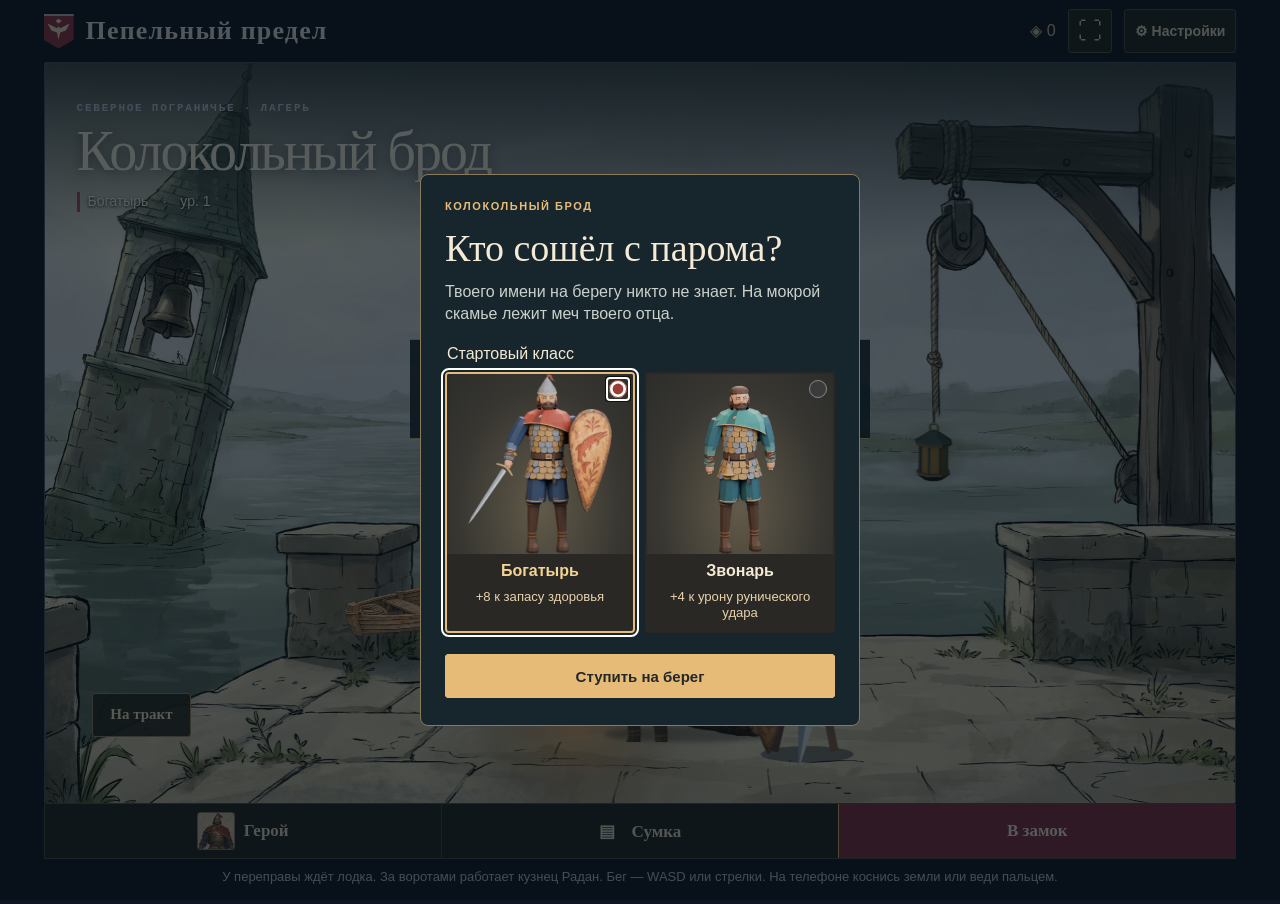
<file: index.html>
<!doctype html><html lang="ru"><head><meta charset="utf-8"><meta name="viewport" content="width=device-width,initial-scale=1,viewport-fit=cover"><meta name="theme-color" content="#101c22"><title>Пепельный предел · Переправа</title><link rel="icon" type="image/webp" href="knight-portrait.webp"><link rel="stylesheet" href="arena.css">
<script>if(location.hash.includes("tgWebApp")){const s=document.createElement("script");s.src="https://telegram.org/js/telegram-web-app.js?65";s.onload=()=>{Telegram.WebApp.ready();Telegram.WebApp.expand();if(Telegram.WebApp.isVersionAtLeast("7.7"))Telegram.WebApp.disableVerticalSwipes();window.dispatchEvent(new Event("telegram-ready"))};document.head.append(s)}</script></head>
<body><main><header><div class="sigil">♜</div><strong>Пепельный предел</strong><span id="gold"></span><button id="wide" title="На весь экран" aria-label="На весь экран">⛶</button><button id="settings" aria-haspopup="dialog" aria-controls="layoutDialog">⚙ Настройки</button></header><section id="field"><canvas aria-label="Игровая сцена" id="view"></canvas><div class="hud"><small id="area"></small><h1 id="title"></h1><span id="vitals"></span></div><div id="objective" hidden><img id="goalIcon" alt=""><div><strong id="goalName"></strong><span id="goalCount"></span><progress id="goalBar" aria-label="Выполнение задания"></progress></div></div><button id="portrait" aria-label="Осмотреть героя"></button><button id="groundUse" hidden>Действие</button><button id="roadEntry" hidden>На тракт</button><button id="keep">Замок</button><button id="smith" hidden>Кузнец</button><button id="stairs" hidden>Казематы</button><button id="returnCamp" hidden>К лодке</button><canvas id="locationCard" role="status" aria-label="Название локации" hidden></canvas><button id="portal">Портал ↗</button><button id="pause" hidden aria-label="Приостановить бой">Ⅱ</button><div id="belt" hidden><button id="battleBag" aria-label="Открыть походную сумку">▤<span>Сумка</span></button><div id="flasks"><button id="healFlask" aria-label="Выпить фласку здоровья"><i></i><span></span></button><button id="manaFlask" aria-label="Выпить фласку маны"><i></i><span></span></button></div></div><button id="dash" aria-label="Рывок (пробел)" hidden>➤ Рывок</button><div id="stick" hidden aria-label="Джойстик движения"><i></i></div><div id="flash" role="status"></div></section><footer><button id="character"><img class="knight-icon" src="bogatyr.webp" alt="">Герой</button><button id="inventory">▤　Сумка</button><button id="venture">⚔　В поход</button></footer><p id="hint"></p><p id="saveError" role="status"></p></main><dialog id="sheet"><button id="close" aria-label="Закрыть">×</button><div id="inside"></div></dialog><dialog id="layoutDialog" aria-labelledby="layoutTitle"><form method="dialog"><small>Управление и звук</small><h2 id="layoutTitle">Где удобнее джойстик?</h2><p>Выбери положение для большого пальца. Раскладку можно поменять кнопкой «Настройки».</p><fieldset><legend>Положение джойстика</legend><label class="layoutChoice"><input type="radio" name="layout" value="left"><span class="scheme left" aria-hidden="true"><i></i><b></b><em></em></span><strong>Слева</strong></label><label class="layoutChoice"><input type="radio" name="layout" value="center"><span class="scheme center" aria-hidden="true"><i></i><b></b><em></em></span><strong>По центру</strong></label><label class="layoutChoice"><input type="radio" name="layout" value="right"><span class="scheme right" aria-hidden="true"><i></i><b></b><em></em></span><strong>Справа</strong></label></fieldset><div class="audioSettings"><label>Музыка<input id="musicLevel" type="range" min="0" max="100"></label><label>Эффекты<input id="effectsLevel" type="range" min="0" max="100"></label></div><a id="externalGame" target="_blank" rel="noopener noreferrer">Открыть в браузере ↗</a><button class="primary" type="submit">Готово</button></form></dialog><script src="sound.js"></script><script src="display.js"></script><script src="art.js"></script><script src="actor.js"></script><script src="knight.js"></script><script src="refuge.js"></script><script src="missions.js"></script><script src="equipment.js"></script><script src="ward.js"></script><script src="sigils.js"></script><script src="journey.js"></script><script src="campaign.js"></script><script src="explore.js"></script><script src="roadside.js"></script><script src="arena.js"></script></body></html>
</file>
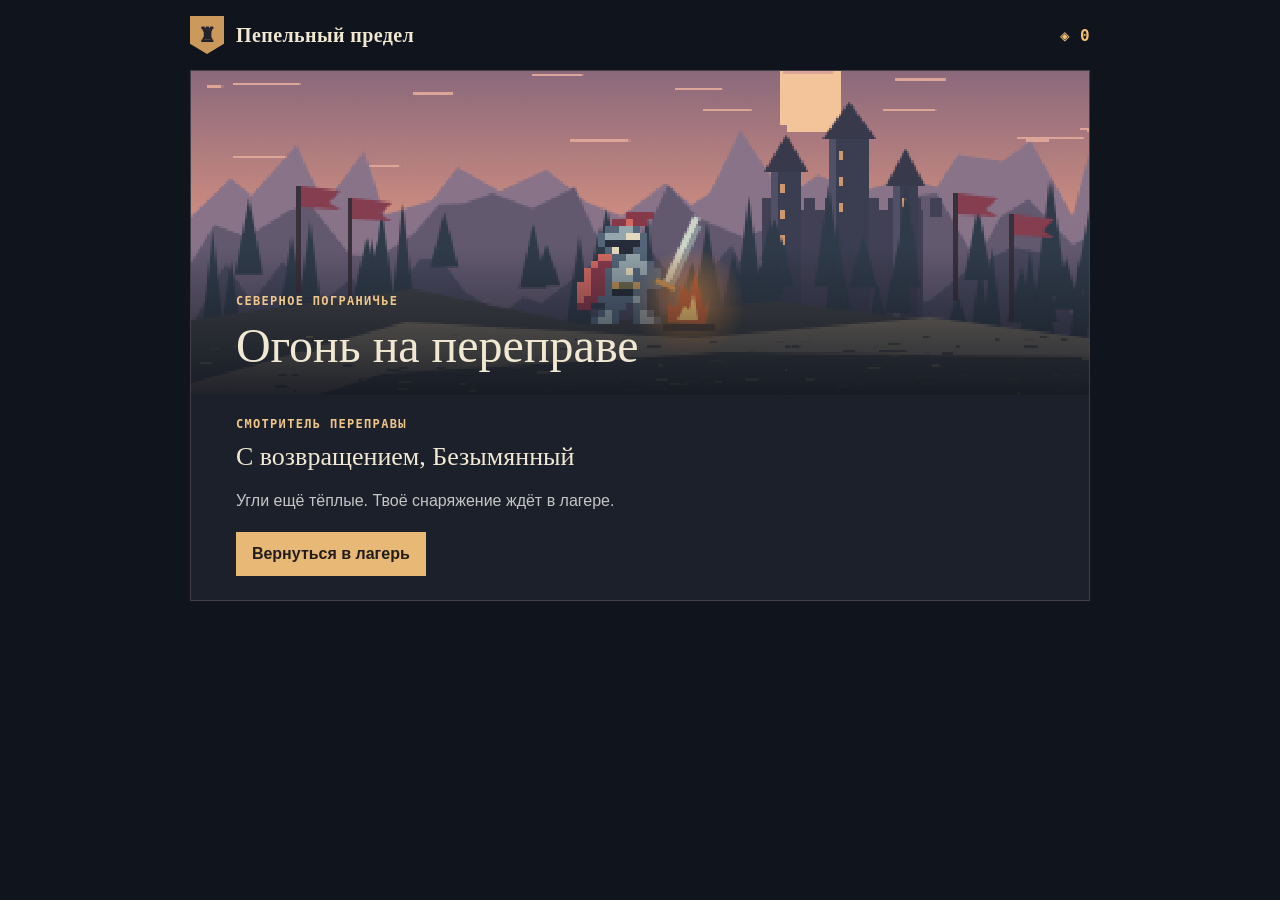
<file: classic.html>
<!doctype html>
<html lang="ru"><head><meta charset="utf-8"><meta name="viewport" content="width=device-width, initial-scale=1, viewport-fit=cover"><meta name="theme-color" content="#141821"><title>Пепельный предел · Рыцарь</title><link rel="stylesheet" href="style.css">
<script>if(location.hash.includes('tgWebApp')){const sdk=document.createElement('script');sdk.src='https://telegram.org/js/telegram-web-app.js?65';sdk.onload=()=>{Telegram.WebApp.ready();Telegram.WebApp.expand()};document.head.append(sdk)}</script>
</head><body><header><div class="crest">♜</div><strong>Пепельный предел</strong><span id="wallet">◈ 0</span></header><main><section class="land"><canvas id="world" width="384" height="210" aria-label="Пиксельная панорама рыцаря у горной крепости"></canvas><div class="caption"><small id="region"></small><h1 id="place"></h1></div></section><section id="panel"></section></main><p id="storage" role="alert"></p><script src="scene.js"></script><script src="game.js"></script></body></html>
</file>
<file: arena.css>
*{box-sizing:border-box}html{color-scheme:dark;background:#0b1319;color:#f4ebd8;font:16px/1.4 "Segoe UI",sans-serif}body{margin:0;background:radial-gradient(ellipse at top,#273941,transparent 68%);min-height:100dvh}main{max-width:1000px;margin:auto;padding:0 18px}header,footer{display:flex;align-items:center;gap:12px}header{height:62px}header strong{font:600 clamp(19px,3vw,26px) Georgia,serif}header span{margin-left:auto;color:#efcd84}.sigil{background:#bd995f;color:#1d2326;padding:2px 9px 6px;clip-path:polygon(0 0,100% 0,100% 75%,50% 100%,0 75%)}#field{position:relative;height:clamp(310px,70dvh,670px);overflow:hidden;border:1px solid #526168;border-radius:5px;isolation:isolate}canvas{display:block;width:100%;height:100%;touch-action:none}.hud{position:absolute;top:0;left:0;right:0;padding:15px 20px 28px;pointer-events:none;background:linear-gradient(#08151cdd,transparent)}small{font-weight:700;letter-spacing:.14em;color:#e6bc76;font-size:11px;text-transform:uppercase}h1,h2{font:normal clamp(24px,4vw,38px) Georgia,serif;margin:2px 0 6px}#vitals{font-size:14px;color:white;text-shadow:0 1px 3px black}button{min-height:44px;font:600 15px "Segoe UI",sans-serif;border:1px solid #59636a;border-radius:3px;color:#f7ead2;background:#253238;cursor:pointer;padding:8px 16px}button:focus-visible{outline:3px solid #fff}button:hover:enabled{border-color:#f0c47f}button:disabled{opacity:.65;cursor:default}#portal,#venture,.primary{background:#e6bb78;color:#222729;border-color:#e6bb78}#portal{position:absolute;right:4%;top:50%;box-shadow:0 3px 10px #18242c}#portrait{position:absolute;background:transparent;border:0;left:42%;top:47%;width:16%;height:32%}#pause{position:absolute;right:12px;top:12px}footer{padding:12px 0;justify-content:center}footer button{flex:1;max-width:240px}#hint,#saveError{margin:0;text-align:center;color:#c4cbc9;font-size:14px;padding-bottom:8px}#flash{position:absolute;bottom:12%;width:100%;text-align:center;pointer-events:none;color:#fff2cf;text-shadow:0 2px 4px #121c22;font:bold 19px Georgia}#stick{position:absolute;bottom:18px;left:20px;width:98px;height:98px;border-radius:50%;border:2px solid #e6e9e388;background:#15282c8a;touch-action:none;display:grid;place-items:center}#stick i{width:38px;height:38px;border-radius:50%;background:#e8d7b6a8;border:1px solid white}dialog{width:min(440px,calc(100% - 24px));border:1px solid #8a7a5a;border-radius:8px;padding:24px;background:#17262c;color:#f4ead5;max-height:86dvh;overflow:auto}dialog::backdrop{background:#051016aa}#close{float:right;min-width:44px;margin:-7px -7px 5px 8px}.row{display:flex;gap:8px;align-items:center;justify-content:space-between;border-top:1px solid #465456;padding:10px 0}.row strong{display:block}.row span,p{color:#cbd0cb}dialog button{margin:3px 0}dialog input{display:block;width:100%;padding:10px;font:inherit;margin:8px 0;background:#101e22;color:#fff;border:1px solid #697579}.route{width:100%;text-align:left;margin:6px 0}.route span{display:block;font-weight:400;color:#d2d6ce}.chosen{border-color:#ebc27d}button[hidden],div[hidden]{display:none!important}@media(max-width:600px){main{padding:0 8px}header{height:48px}#field{height:clamp(300px,calc(100dvh - 143px),690px)}footer{gap:5px}footer button{padding:8px 2px}#portal{top:45%;right:2%;font-size:13px;padding:6px 8px}.hud{padding:12px}dialog{margin:auto auto max(8px,env(safe-area-inset-bottom));border-radius:14px 14px 4px 4px}}@media(max-height:480px){header{height:34px}#field{height:64dvh;min-height:180px}footer{padding:3px}#stick{width:76px;height:76px}}
.contract{display:grid;grid-template-columns:76px 1fr;align-items:center;text-align:left;gap:13px;padding:9px;background:#233238;border-color:#506168}.contract .mission-icon{width:76px;height:76px;border-radius:3px}.contract b{font:600 20px Georgia,serif;display:block;margin:3px 0}.contract small{font-size:10px;letter-spacing:.075em}.contract span{font-size:13px}.contract em{color:#e6c58b;font-style:normal;display:block;font-size:13px;margin-top:4px}#objective{position:absolute;right:12px;bottom:20px;pointer-events:none;display:flex;align-items:center;gap:8px;padding:6px 9px 6px 5px;background:#102025ee;color:#fff3d9;border:1px solid #788c83;border-radius:5px}#goalIcon{width:44px;height:44px;border-radius:3px}#goalName{display:block;font:600 16px Georgia,serif}#goalCount{font:600 14px monospace}#goalBar{display:block;height:4px;width:100%;max-width:140px;border:0;background:#3d5455;margin-top:4px}#goalBar::-webkit-progress-bar{background:#3d5455}#goalBar::-webkit-progress-value{background:#e3bf7d}.fighting .hud{padding-right:64px}.fighting h1{font-size:clamp(18px,3vw,27px)}.preview-list{display:flex;gap:8px;margin-bottom:10px}.preview-list img{width:42px;height:42px;border:1px solid #516364;border-radius:3px}@media(max-width:380px){#goalName{font-size:14px}#goalIcon{width:33px;height:33px}#objective{right:6px;bottom:16px}.contract{grid-template-columns:59px 1fr;gap:9px}.contract .mission-icon{width:59px;height:65px}.contract b{font-size:18px}}@media(max-height:480px){#objective{bottom:6px}#goalIcon{width:32px;height:32px}}
.preview-list>div{text-align:center}.preview-list span{display:block;font-size:11px;color:#e4e1d4}.completion{color:#a9e4d2;font-size:14px;padding:6px 0;margin:0}
.fighting{--dock:112px;background:#122128}
.fighting #view{height:calc(100% - var(--dock))}
#belt{position:absolute;inset:auto 0 0;height:var(--dock);border-top:1px solid #586763;background:linear-gradient(#203235,#152328)}
#stick{left:50%;bottom:8px;transform:translateX(-50%);width:96px;height:96px;background:#34494b;border:2px solid #9fada0;box-shadow:inset 0 0 0 7px #203338;user-select:none;-webkit-user-select:none}
#stick i{width:42px;height:42px;background:#c3b69b}
#battleBag,#flasks{position:absolute;top:50%;transform:translateY(-50%)}
#battleBag{left:max(10px,calc(50% - 175px));font-size:21px;background:transparent;border:0;line-height:1}
#battleBag span,#flasks span{display:block;font-size:12px;font-weight:650;margin-top:3px}
#flasks{left:calc(50% + 62px);display:flex;gap:5px}
#flasks button{padding:4px;min-width:44px;min-height:52px;border:1px solid #556565;background:#24343b;touch-action:manipulation}
#flasks button:disabled{opacity:.63}
#flasks i{position:relative;display:block;margin:5px auto 1px;width:17px;height:17px;background:linear-gradient(transparent 25%,var(--liquid) 28%);border:1.5px solid #ecdec2;border-radius:45% 45% 42% 42%}
#flasks i:before{content:"";position:absolute;width:6px;height:5px;left:3.5px;top:-6px;background:#bba286;border:1px solid #eee1c6}
#healFlask{--liquid:#e27870}#manaFlask{--liquid:#75bfdd}
.fighting #objective{left:12px;right:auto;top:84px;bottom:auto;gap:6px;padding:3px 7px 3px 3px}.fighting #goalIcon{width:32px;height:32px}.fighting #goalName{font-size:14px}.fighting #goalCount{font-size:12px}
.fighting #flash{bottom:calc(var(--dock) + 9px);font-size:16px}
dialog.live-bag{position:fixed;inset:76px auto auto 50%;transform:translateX(-50%);margin:0;max-height:min(36dvh,290px);z-index:5;box-shadow:0 8px 25px #081719aa}
main:has(.fighting) footer{display:none}
@media(max-width:600px){main:has(.fighting) #hint{display:none}.fighting#field{height:calc(100dvh - 56px - env(safe-area-inset-bottom));min-height:260px}.fighting #objective{top:77px}.fighting .hud{padding-top:8px}.fighting h1{margin-bottom:1px}}
@media(max-width:365px){#flasks{left:calc(50% + 51px);gap:2px}#stick{width:86px;height:86px;bottom:13px}}
@media(max-height:480px){.fighting{--dock:76px}#stick{width:66px;height:66px;bottom:5px}#stick i{width:31px;height:31px}.fighting #objective{top:6px;left:auto;right:70px}.fighting#field{height:calc(100dvh - 48px);min-height:160px}main:has(.fighting) #hint{display:none}dialog.live-bag{top:40px;max-height:48dvh}}
#settings{padding:6px 10px;font-size:14px;white-space:nowrap}
#field{--edge:max(12px,env(safe-area-inset-left));--edge-right:max(12px,env(safe-area-inset-right));--pad-size:96px;--potion-gap:9px}
#field[data-layout=left] #stick{left:var(--edge);transform:none}
#field[data-layout=right] #stick{left:auto;right:var(--edge-right);transform:none}
#field[data-layout=left] #flasks{left:calc(var(--edge) + var(--pad-size) + var(--potion-gap))}
#field[data-layout=right] #flasks{left:auto;right:calc(var(--edge-right) + var(--pad-size) + var(--potion-gap));flex-direction:row-reverse}
#field[data-layout=left] #battleBag{left:auto;right:var(--edge-right)}
#field[data-layout=right] #battleBag{left:var(--edge)}
#layoutDialog fieldset{margin:12px 0 16px;padding:0;border:0;display:grid;gap:7px}
#layoutDialog legend{position:absolute;clip-path:inset(50%);width:1px;height:1px;overflow:hidden}
.layoutChoice{display:flex;gap:12px;align-items:center;padding:9px 12px;border:1px solid #566968;border-radius:4px;cursor:pointer}
.layoutChoice:has(:checked){background:#33413d;border-color:#e8bb78}
.layoutChoice:focus-within{outline:2px solid #f5d3a0;outline-offset:1px}
.layoutChoice input{width:18px;height:18px;margin:0;accent-color:#e8bb78}
.scheme{display:flex;align-items:center;justify-content:space-between;width:88px;height:32px;padding:4px;background:#101e24;border:1px solid #536568;border-radius:5px}
.scheme i{width:19px;height:19px;border:4px solid #778681;background:#d7c4a1;border-radius:50%}
.scheme b{width:14px;height:9px;background:linear-gradient(90deg,#c77673 45%,transparent 45% 55%,#75b6cc 55%);border-radius:2px}
.scheme em{width:9px;height:9px;background:#848b81}.scheme.center em{order:-1}.scheme.right{flex-direction:row-reverse}
#layoutDialog .primary{width:100%}
@media(max-width:480px){header{gap:6px}header strong{font-size:clamp(14px,4vw,18px)}#settings{font-size:13px;padding:5px 7px}header .sigil{padding:2px 5px 4px}header span{white-space:nowrap;font-size:13px}}
@media(max-width:365px){#field{--pad-size:86px}}
@media(max-height:480px){#field{--pad-size:66px}#settings{min-height:34px}}
#layoutDialog{margin:auto;inset:0;width:min(465px,calc(100% - 28px));border-radius:8px}
#layoutDialog fieldset{grid-template-columns:repeat(3,minmax(0,1fr));gap:6px}
#layoutDialog .layoutChoice{display:grid;position:relative;justify-items:center;gap:5px;padding:14px 2px 9px;text-align:center}
.layoutChoice .scheme{width:min(88%,80px)}.layoutChoice input{position:absolute;opacity:0}
.layoutChoice:has(:checked) strong:before{content:"✓ ";color:#f2c780}
#keep,#returnCamp{position:absolute;color:#f8e7c8;background:#23323beb;border:1px solid #b6ab89;padding:6px 13px;font:600 15px Georgia,serif}
#keep{left:50%;top:50%;transform:translate(-50%,-10%)}#returnCamp{left:50%;bottom:13%;transform:translateX(-50%)}
#portal{top:60%;right:auto;left:79%;transform:translateX(-50%);white-space:nowrap;min-height:44px;color:#b9ffed;background:#1a3b3ee8;border-color:#82c6b7}
#portrait{top:61%;left:41%;height:23%;width:23%}
#locationCard{position:absolute;left:50%;top:44%;width:min(85%,460px);height:auto;transform:translate(-50%,-50%);pointer-events:none;image-rendering:pixelated;z-index:2;border-block:1px solid #cab588}
#locationCard[hidden]{display:none}.travelling .hud{opacity:.45}
body.at-refuge{background:#101422;color:#eae8e7}
.at-refuge main{max-width:1100px}
.at-refuge header strong{font-family:Georgia,serif;letter-spacing:.045em}
.at-refuge header .sigil{background:#992d49;color:#fbebd6;border-top:2px solid #c9bac0}
.at-refuge #field{border-color:#485068;border-radius:2px}
.at-refuge header span{color:#d7c4b0}
.at-refuge #settings,.at-refuge footer button{background:#202637;color:#e3e2e6;border-color:#465167}
.at-refuge .hud{padding:clamp(14px,3vw,32px);padding-bottom:40px;background:linear-gradient(180deg,#101425da,#10142549 67%,transparent)}
.at-refuge #area{font-family:monospace;color:#c4cade;letter-spacing:.16em}
.at-refuge #title{color:#fcf6e9;font-size:clamp(28px,4.8vw,56px);letter-spacing:-.035em;text-shadow:0 2px 12px #10192b80}
.at-refuge #vitals{display:inline-block;margin-top:3px;border-left:3px solid #b74661;padding-left:8px}
.at-refuge #keep,.at-refuge #portal{background:#151b2ce6;color:#f4f0ec;border:0;border-bottom:1px solid #a5a3b9;border-radius:0;font:600 14px Georgia,serif;letter-spacing:.04em;padding:5px 14px;box-shadow:0 2px 8px #12162766}
.at-refuge #keep:before,.at-refuge #portal:before{content:"";position:absolute;top:-4px;left:calc(50% - 4px);width:8px;height:8px;background:#c1c5d7;transform:rotate(45deg)}
.at-refuge #portal:before{background:#c0afff}
.at-refuge footer{gap:0;padding:0;background:#181e2b;border:1px solid #41485a;border-top:0}
.at-refuge footer button{max-width:none;min-height:54px;border:0;border-radius:0;font-family:Georgia,serif;font-size:17px}
.at-refuge footer button+button{border-left:1px solid #42485b}
.at-refuge footer #venture{background:#812d43;color:#fff1df}
.at-refuge #hint{font-size:13px;padding:9px 0;color:#c4c6d0}
@media(max-width:480px){.at-refuge #field{height:clamp(290px,calc(100dvh - 155px),760px)}.at-refuge footer button{font-size:15px;min-height:49px}}
.at-refuge header .sigil{position:relative;width:30px;height:35px;flex:none;font-size:0;background:#983448}
.at-refuge header .sigil:before,.at-refuge header .sigil:after{content:"";position:absolute;inset:6px 4px 8px;background:#f6e6cb;clip-path:polygon(0 10%,42% 35%,50% 26%,58% 35%,100% 10%,83% 48%,57% 58%,50% 96%,43% 58%,17% 48%)}
.at-refuge header .sigil:after{inset:3px 12px auto;height:5px;clip-path:polygon(50% 0,100% 50%,50% 100%,0 50%)}
.equipment-sheet h3{font:600 17px Georgia,serif;margin:10px 0}.paperdoll{display:grid;grid-template-columns:minmax(60px,1fr) minmax(80px,1.7fr) minmax(60px,1fr);grid-template-rows:repeat(4,54px);gap:4px;align-items:stretch;background:radial-gradient(ellipse,#343d54,#161e2d 70%);padding:8px;border:1px solid #4c5364}
#paperKnight{grid-column:2;grid-row:1/5;width:100%;height:100%;object-fit:contain}.socket{padding:2px!important;min-height:44px;display:grid;grid-template-columns:1fr;justify-items:center;align-content:center;margin:0;background:#1c2433}.socket:nth-of-type(odd){grid-column:1}.socket:nth-of-type(even){grid-column:3}.socket img{height:30px}.socket span{font-size:11px}.socket.empty img{opacity:.42}.socket[aria-pressed=true]{border-color:#edc486;background:#333644}.gear-item{display:flex;gap:8px;align-items:center;border-top:1px solid #454c59;padding:7px 0;font-size:13px}.gear-item img{width:39px}.gear-item div{flex:1}.gear-item strong,.gear-item span{display:block}.gear-item span{color:#bec8d3}.equipment-sheet.live-bag{max-height:48dvh}

#dash{position:absolute;z-index:3;bottom:calc(var(--dock,112px) + 6px);right:12px;background:#253947;color:#f0cd98;touch-action:manipulation}
#field[data-layout=right] #dash{right:auto;left:12px}
#dash:disabled{opacity:.55}

@media(min-width:720px) and (min-height:481px){.fighting #objective{left:auto;right:76px;top:12px}}
#wide{min-width:44px;padding:3px;font:24px Georgia;color:#e7d8b9;background:#25251f;border-color:#575346}
#character{display:flex;align-items:center;justify-content:center;gap:9px}
.knight-icon{width:38px;height:38px;object-fit:cover;border:1px solid #87785d;border-radius:3px}
.hero-icon{width:82px;height:82px;object-fit:cover;float:left;margin:0 14px 9px 0;border:1px solid #8e7a57}
#externalGame{display:inline-flex;align-items:center;min-height:44px;color:#f0cda1;margin:2px 0 8px}
.at-refuge{background:#171613}.at-refuge .hud{background:linear-gradient(180deg,#141411c7,transparent)}
.at-refuge footer,.at-refuge footer button,.at-refuge #settings{background:#252421;color:#ede3cf;border-color:#504b40}
.at-refuge #keep,.at-refuge #portal{background:#25221de8;border-color:#978567}
.wide-mode main,.wide-mode.at-refuge main{max-width:none;padding:0}
body.wide-mode{padding:var(--tg-content-safe-area-inset-top,env(safe-area-inset-top)) var(--tg-content-safe-area-inset-right,0px) var(--tg-content-safe-area-inset-bottom,0px) var(--tg-content-safe-area-inset-left,0px)}
.wide-mode main{display:flex;flex-direction:column;height:calc(100dvh - var(--tg-content-safe-area-inset-top,0px) - var(--tg-content-safe-area-inset-bottom,0px))}
body.wide-mode #field{flex:1;min-height:0;max-height:none;height:auto}
.wide-mode header,.wide-mode footer{flex-shrink:0}.wide-mode #hint{margin:0}
@media(min-width:1000px){.at-refuge main{max-width:1440px}.at-refuge #field{height:clamp(400px,calc(100dvh - 163px),900px)}}
@media(max-width:460px){header{gap:5px}header strong{font-size:clamp(14px,4vw,18px)}#settings{padding:4px 7px}}

.at-refuge #portal{top:77%}.at-refuge #portal:before{background:#a1c6b8}.at-refuge .hud{background:linear-gradient(180deg,#242f32db,transparent)}

.at-refuge #portrait{top:69%;height:24%}

#returnCamp{left:15%;bottom:12%}

#field.courtyard #portal{left:77%;top:65%;right:auto;transform:translateX(-50%)}
#smith,#stairs{position:absolute;transform:translate(-50%,0);background:#272a24ec;border:1px solid #aa946c;color:#fff1d2;font:600 15px Georgia;z-index:2;box-shadow:0 3px 10px #19190f44}
#smith{left:28%;top:78%}#stairs{left:76%;top:73%}
#field.courtyard #portal{left:86%;top:88%}
.courtyard #returnCamp{left:51%;bottom:auto;top:62%}
.forge-blade{display:flex;align-items:center;gap:14px}.forge-blade img{width:68px;height:68px}
@media(min-width:850px){body:has(#field.courtyard) main,body.at-refuge main{width:96vw;max-width:2100px}body:has(#field.courtyard) #field,body.at-refuge #field{height:min(calc(100dvh - 155px),58vw);min-height:380px}body:has(#field.courtyard) footer button{max-width:none}body:has(#field.courtyard) footer{width:100%}}
@media(max-width:680px){#smith{left:23%;top:69%}#stairs{top:68%}.courtyard #returnCamp{top:57%}}
#groundUse{position:absolute;right:2%;bottom:2%;z-index:4;background:#24352fe8;color:#fff2cf;border-color:#a7aa85}

.exploring #portrait{pointer-events:none}
.audioSettings{display:grid;gap:4px;margin:8px 0 12px}.audioSettings label{display:grid;grid-template-columns:5em 1fr;align-items:center;min-height:36px}.audioSettings input{width:100%;accent-color:#dbb27b}#layoutDialog{max-height:92dvh;overflow:auto}
#roadEntry{position:absolute;left:4%;bottom:9%;z-index:2;color:#fff0cd;background:#292821eb;border:1px solid #9e8962;font:600 15px Georgia;padding:9px 17px}#field:has(#roadEntry[hidden]):has(#stick:not([hidden])) #groundUse{bottom:24%}
@media(min-width:850px) and (min-height:481px){main:has(.fighting){width:min(96vw,calc(148dvh - 120px));max-width:2000px}#field.fighting{height:calc(100dvh - 104px);max-height:1280px}}
#createHero{display:grid;gap:.7rem}#createHero h2,#createHero p{margin:0}.origins{display:grid;grid-template-columns:repeat(2,minmax(0,1fr));gap:.65rem;padding:0;border:0;margin:.4rem 0}.origins legend{margin-bottom:.4rem}.origins label{position:relative;display:grid!important;cursor:pointer;overflow:hidden;background:#292824;border:2px solid transparent;border-radius:4px}.origins label:has(:checked){border-color:#e4bb78}.origins label:focus-within{outline:2px solid white;outline-offset:2px}.origins img{width:100%;height:clamp(74px,17dvh,148px);object-fit:cover;object-position:50% 22%}.origins input[type=radio]{position:absolute;top:6px;right:6px;width:18px;height:18px;margin:0;accent-color:#983e36}.origins strong{padding:.4rem;text-align:center}

.origins label{grid-template-rows:auto auto 1fr;align-content:start}.origins label span{padding:0 .5rem .6rem;text-align:center;font-size:.82rem;color:#e8d2ad;line-height:1.25}

#createHero .origins img{height:clamp(100px,21dvh,180px);object-fit:contain;object-position:center bottom;background:radial-gradient(ellipse at 50% 75%,#625a49,#373631 63%,#2c2c2a)}.origins label:has(:checked) strong{color:#f4d494}
</file>
<file: style.css>
*{box-sizing:border-box}html{color-scheme:dark;background:#10141c;color:#f1e8d3;font:16px/1.45 "Segoe UI",sans-serif}body{margin:0}header,main,#storage{width:min(100% - 32px,900px);margin:auto}header{display:flex;align-items:center;gap:12px;height:70px;font:600 20px Georgia,serif;letter-spacing:.02em}header span{margin-left:auto;color:#f1c174;font:600 16px monospace}.crest{display:grid;place-items:center;width:34px;height:38px;background:#cc995c;color:#23212a;clip-path:polygon(0 0,100% 0,100% 73%,50% 100%,0 73%)}main{border:1px solid #42414a;background:#1b202a;margin-bottom:30px}.land{position:relative;background:#43394c;overflow:hidden}.land canvas{display:block;width:100%;height:clamp(230px,36vh,370px);object-fit:cover;image-rendering:pixelated}.caption{position:absolute;bottom:0;width:100%;padding:40px 5% 14px;background:linear-gradient(transparent,#121620de);pointer-events:none}.caption small,.eyebrow{font:600 12px/1.5 monospace;color:#efc68a;text-transform:uppercase;letter-spacing:.11em}h1,h2,h3{font-family:Georgia,serif;margin:0;font-weight:500}h1{font-size:clamp(29px,5vw,48px)}h2{font-size:26px;margin:.2em 0 .45em}p{color:#c6c5c4;margin:5px 0 14px}#panel{padding:20px 5% 24px}.row,.actions,nav{display:flex;flex-wrap:wrap;gap:9px;align-items:center}.row{justify-content:space-between}.actions{margin-top:15px}button,input{font:inherit}button{min-height:44px;background:#292f3a;color:#ede5d6;border:1px solid #525660;padding:8px 15px;cursor:pointer}button:hover:enabled,button:focus-visible{border-color:#f3bf70}button.primary{background:#e8b877;color:#221d19;border-color:#e8b877;font-weight:700}button:disabled{opacity:.55;cursor:default}button[aria-pressed=true]{box-shadow:inset 0 -3px #e9b370;background:#393334}input{background:#121721;color:#fff;border:1px solid #63636c;padding:9px 12px;max-width:100%;width:260px}label,legend{color:#d4cbbb;font-size:15px}label input{display:block;margin-top:5px}fieldset{border:0;padding:0;margin:15px 0}legend{margin-bottom:6px}.tiles{display:grid;gap:8px;margin-top:12px}.tile{border:1px solid #424650;background:#222833;padding:12px 14px}.tile strong{display:block}.minor{font-size:14px;color:#bebdb9}nav{border-bottom:1px solid #40424a;padding-bottom:10px;margin-bottom:15px}nav button{border:0;background:transparent;padding:5px 10px}progress{width:100%;height:9px;accent-color:#db9b69}.meters{display:grid;grid-template-columns:1fr 1fr;gap:18px}.log{margin-top:14px;color:#eed6ae}#storage{color:#f9b389}@media(max-width:600px){header,main,#storage{width:100%}header{height:50px;padding:0 14px;font-size:18px}main{border-left:0;border-right:0}.land canvas{height:220px}.caption{padding-left:16px}#panel{padding:16px}.row{gap:6px}.actions button{flex:1}.tile{padding:10px}button{padding:8px 12px}}
.greeting{max-width:52ch;line-height:1.65;margin-bottom:18px}
</file>
